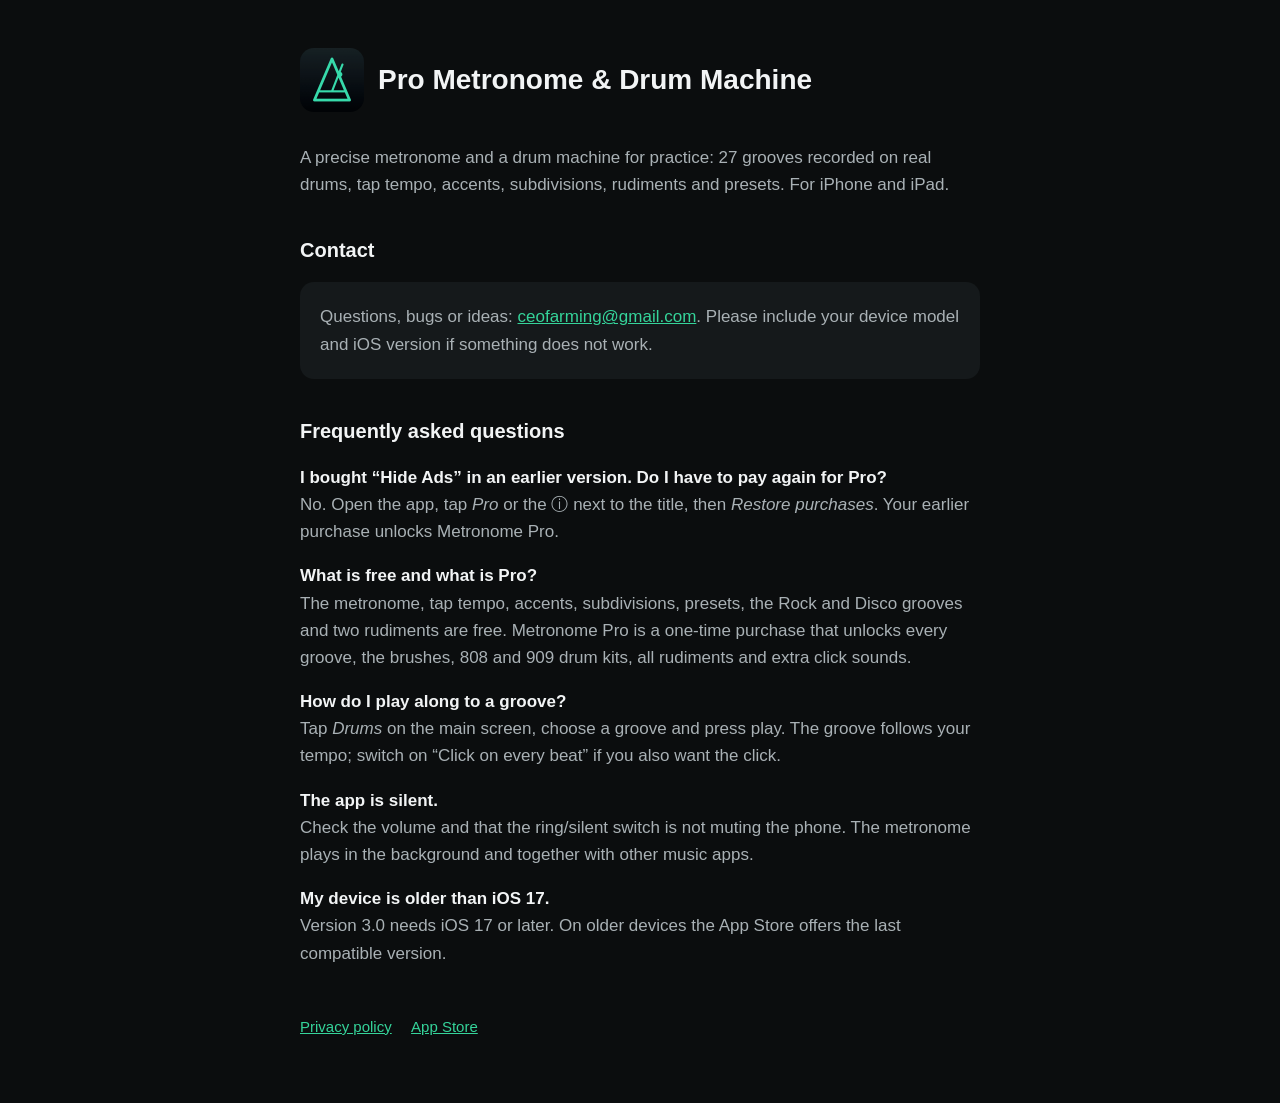
<file: index.html>
<!doctype html>
<html lang="en">
<head>
  <meta charset="utf-8">
  <meta name="viewport" content="width=device-width, initial-scale=1">
  <title>Pro Metronome & Drum Machine — Support</title>
  <meta name="description" content="Help and contact for Pro Metronome & Drum Machine for iPhone and iPad.">
  <link rel="stylesheet" href="style.css">
</head>
<body>
<main>
  <header>
    <img src="icon.png" alt="">
    <h1>Pro Metronome &amp; Drum Machine</h1>
  </header>

  <p>A precise metronome and a drum machine for practice: 27 grooves recorded on real drums, tap tempo,
  accents, subdivisions, rudiments and presets. For iPhone and iPad.</p>

  <h2>Contact</h2>
  <div class="card">
    <p>Questions, bugs or ideas: <a href="mailto:ceofarming@gmail.com">ceofarming@gmail.com</a>.
    Please include your device model and iOS version if something does not work.</p>
  </div>

  <h2>Frequently asked questions</h2>

  <p><strong>I bought “Hide Ads” in an earlier version. Do I have to pay again for Pro?</strong><br>
  No. Open the app, tap <em>Pro</em> or the ⓘ next to the title, then <em>Restore purchases</em>. Your earlier
  purchase unlocks Metronome Pro.</p>

  <p><strong>What is free and what is Pro?</strong><br>
  The metronome, tap tempo, accents, subdivisions, presets, the Rock and Disco grooves and two rudiments are free.
  Metronome Pro is a one-time purchase that unlocks every groove, the brushes, 808 and 909 drum kits, all
  rudiments and extra click sounds.</p>

  <p><strong>How do I play along to a groove?</strong><br>
  Tap <em>Drums</em> on the main screen, choose a groove and press play. The groove follows your tempo; switch on
  “Click on every beat” if you also want the click.</p>

  <p><strong>The app is silent.</strong><br>
  Check the volume and that the ring/silent switch is not muting the phone. The metronome plays in the background
  and together with other music apps.</p>

  <p><strong>My device is older than iOS 17.</strong><br>
  Version 3.0 needs iOS 17 or later. On older devices the App Store offers the last compatible version.</p>

  <nav>
    <a href="privacy.html">Privacy policy</a>
    <a href="https://apps.apple.com/app/id1257028700">App Store</a>
  </nav>
</main>
</body>
</html>
</file>
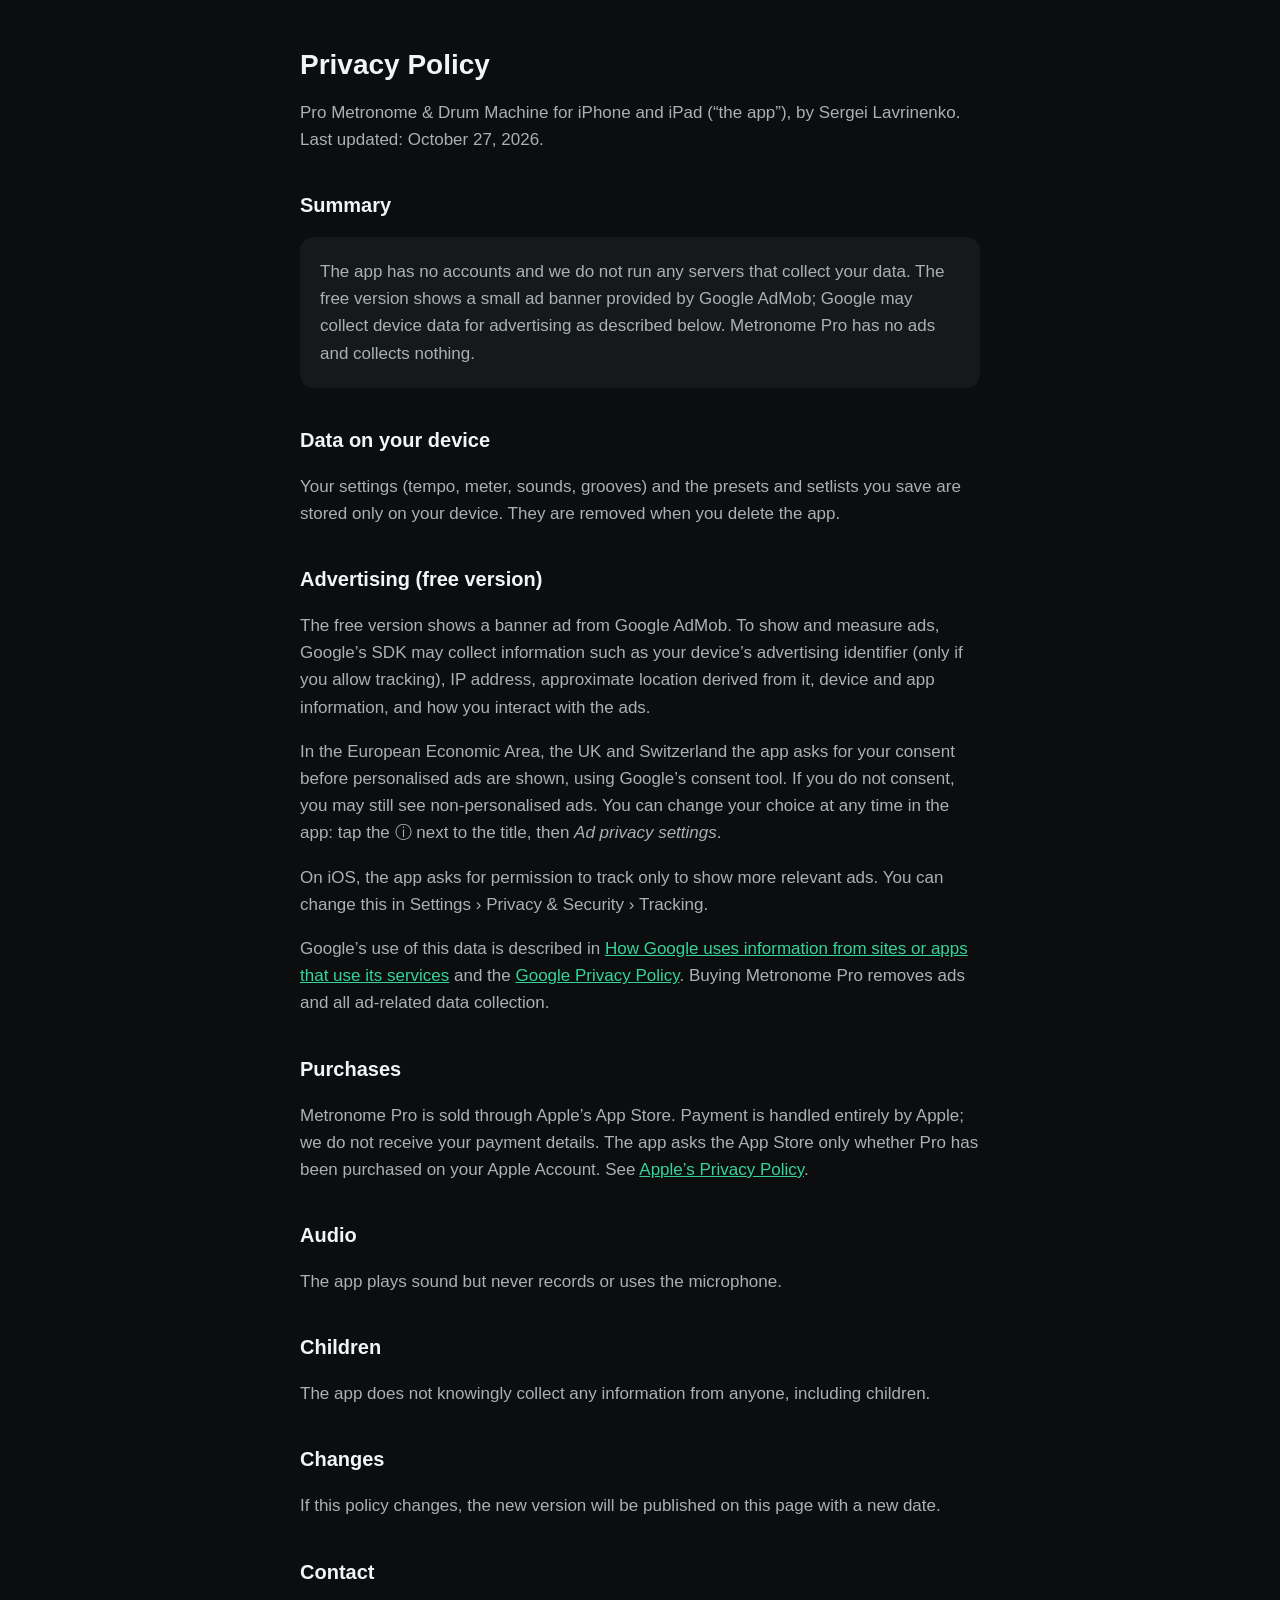
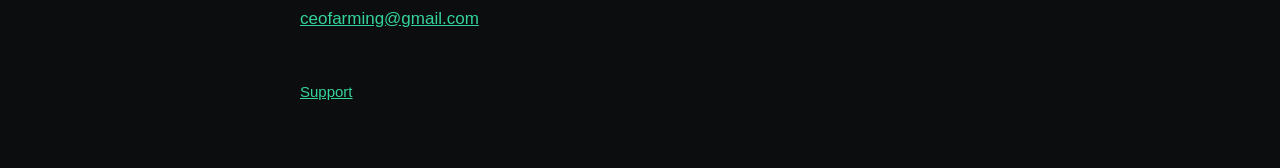
<file: privacy.html>
<!doctype html>
<html lang="en">
<head>
  <meta charset="utf-8">
  <meta name="viewport" content="width=device-width, initial-scale=1">
  <title>Privacy Policy — Pro Metronome & Drum Machine</title>
  <link rel="stylesheet" href="style.css">
</head>
<body>
<main>
  <h1>Privacy Policy</h1>
  <p>Pro Metronome &amp; Drum Machine for iPhone and iPad (“the app”), by Sergei Lavrinenko.<br>
  Last updated: October 27, 2026.</p>

  <h2>Summary</h2>
  <div class="card">
    <p>The app has no accounts and we do not run any servers that collect your data. The free version shows
    a small ad banner provided by Google AdMob; Google may collect device data for advertising as described
    below. Metronome Pro has no ads and collects nothing.</p>
  </div>

  <h2>Data on your device</h2>
  <p>Your settings (tempo, meter, sounds, grooves) and the presets and setlists you save are stored only on your device.
  They are removed when you delete the app.</p>

  <h2>Advertising (free version)</h2>
  <p>The free version shows a banner ad from Google AdMob. To show and measure ads, Google’s SDK may
  collect information such as your device’s advertising identifier (only if you allow tracking), IP address,
  approximate location derived from it, device and app information, and how you interact with the ads.</p>
  <p>In the European Economic Area, the UK and Switzerland the app asks for your consent before personalised
  ads are shown, using Google’s consent tool. If you do not consent, you may still see non-personalised ads.
  You can change your choice at any time in the app: tap the ⓘ next to the title, then
  <em>Ad privacy settings</em>.</p>
  <p>On iOS, the app asks for permission to track only to show more relevant ads. You can change this in
  Settings › Privacy &amp; Security › Tracking.</p>
  <p>Google’s use of this data is described in
  <a href="https://policies.google.com/technologies/partner-sites">How Google uses information from sites or
  apps that use its services</a> and the <a href="https://policies.google.com/privacy">Google Privacy Policy</a>.
  Buying Metronome Pro removes ads and all ad-related data collection.</p>

  <h2>Purchases</h2>
  <p>Metronome Pro is sold through Apple’s App Store. Payment is handled entirely by Apple; we do not receive
  your payment details. The app asks the App Store only whether Pro has been purchased on your Apple Account.
  See <a href="https://www.apple.com/legal/privacy/">Apple’s Privacy Policy</a>.</p>

  <h2>Audio</h2>
  <p>The app plays sound but never records or uses the microphone.</p>

  <h2>Children</h2>
  <p>The app does not knowingly collect any information from anyone, including children.</p>

  <h2>Changes</h2>
  <p>If this policy changes, the new version will be published on this page with a new date.</p>

  <h2>Contact</h2>
  <p><a href="mailto:ceofarming@gmail.com">ceofarming@gmail.com</a></p>

  <nav>
    <a href="index.html">Support</a>
  </nav>
</main>
</body>
</html>
</file>
<file: style.css>
:root {
  --bg: #0b0d0e;
  --text: #f2f4f5;
  --muted: #a9b1b5;
  --accent: #35d49a;
  --card: #15191b;
}
* { box-sizing: border-box; }
body {
  margin: 0;
  background: var(--bg);
  color: var(--text);
  font: 17px/1.6 -apple-system, BlinkMacSystemFont, "Segoe UI", Roboto, sans-serif;
}
main { max-width: 720px; margin: 0 auto; padding: 48px 20px 64px; }
header { display: flex; align-items: center; gap: 14px; margin-bottom: 32px; }
header img { width: 64px; height: 64px; border-radius: 14px; }
h1 { font-size: 28px; line-height: 1.2; margin: 0; }
h2 { font-size: 20px; margin: 36px 0 8px; }
p, li { color: var(--muted); }
strong { color: var(--text); }
a { color: var(--accent); }
.card { background: var(--card); border-radius: 14px; padding: 4px 20px; margin: 16px 0; }
nav { margin-top: 48px; font-size: 15px; }
nav a { margin-right: 16px; }
</file>
